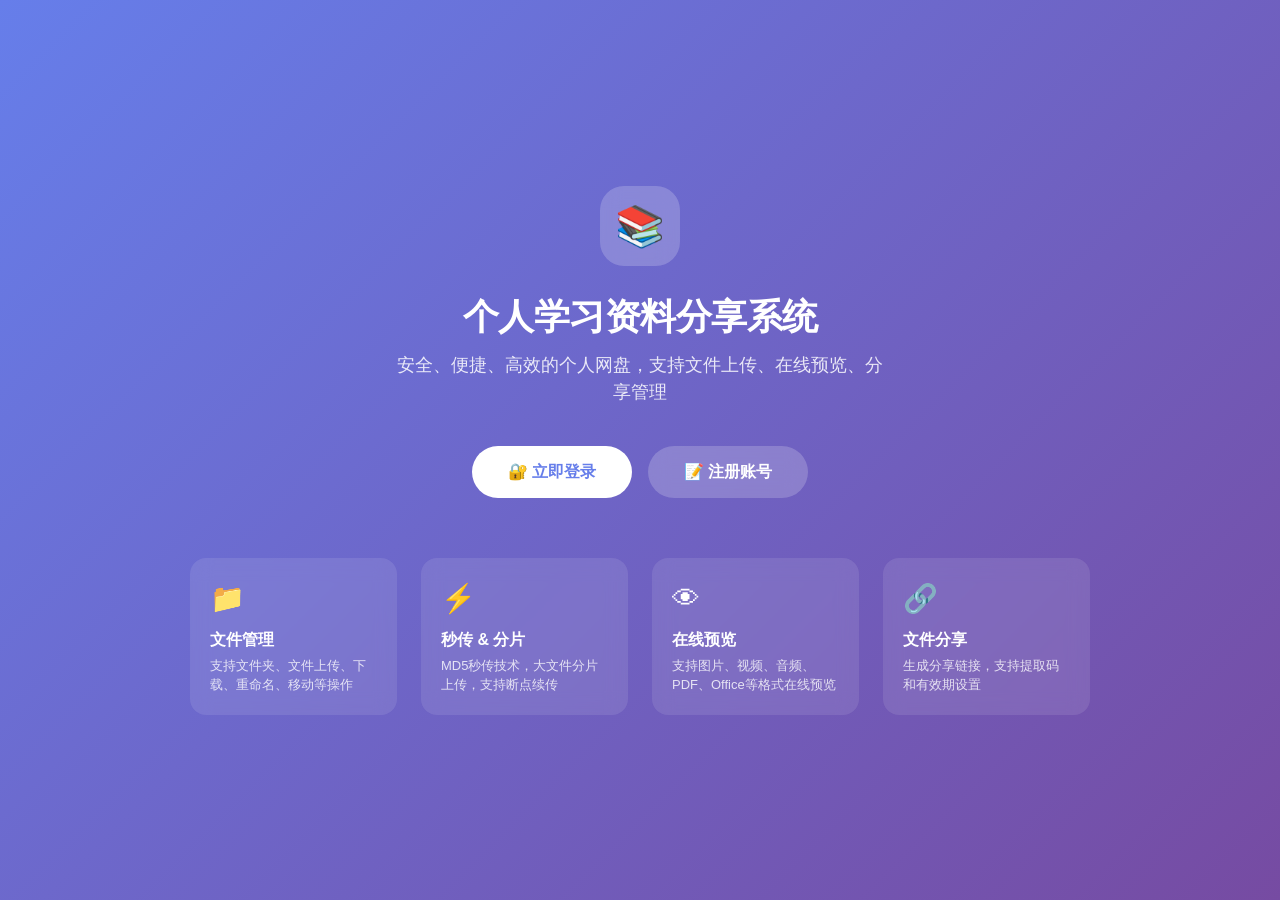
<file: src/main/webapp/index.html>
<!DOCTYPE html>
<html lang="zh-CN">
<head>
    <meta charset="UTF-8">
    <meta name="viewport" content="width=device-width, initial-scale=1.0">
    <title>个人学习资料分享系统</title>
    <link rel="stylesheet" href="css/style.css">
    <style>
        .landing {
            min-height: 100vh;
            display: flex;
            flex-direction: column;
            align-items: center;
            justify-content: center;
            background: linear-gradient(135deg, #667eea 0%, #764ba2 100%);
            color: white;
            text-align: center;
            padding: 40px 20px;
        }
        .landing .logo-icon {
            width: 80px;
            height: 80px;
            background: rgba(255,255,255,0.2);
            border-radius: 24px;
            display: flex;
            align-items: center;
            justify-content: center;
            font-size: 40px;
            margin-bottom: 24px;
            backdrop-filter: blur(10px);
        }
        .landing h1 {
            font-size: 36px;
            font-weight: 700;
            margin-bottom: 8px;
            letter-spacing: -0.5px;
        }
        .landing .subtitle {
            font-size: 18px;
            opacity: 0.85;
            margin-bottom: 40px;
            max-width: 500px;
        }
        .landing .btn-group {
            display: flex;
            gap: 16px;
            flex-wrap: wrap;
            justify-content: center;
        }
        .landing .btn-landing {
            padding: 14px 36px;
            border-radius: 50px;
            font-size: 16px;
            font-weight: 600;
            border: none;
            cursor: pointer;
            transition: all 0.3s ease;
            text-decoration: none;
            display: inline-flex;
            align-items: center;
            gap: 8px;
        }
        .btn-landing-primary {
            background: white;
            color: #667eea;
        }
        .btn-landing-primary:hover {
            transform: translateY(-2px);
            box-shadow: 0 8px 24px rgba(0,0,0,0.2);
        }
        .btn-landing-secondary {
            background: rgba(255,255,255,0.2);
            color: white;
            backdrop-filter: blur(10px);
        }
        .btn-landing-secondary:hover {
            background: rgba(255,255,255,0.3);
            transform: translateY(-2px);
        }
        .features {
            display: grid;
            grid-template-columns: repeat(auto-fit, minmax(200px, 1fr));
            gap: 24px;
            max-width: 900px;
            margin-top: 60px;
        }
        .feature-item {
            padding: 20px;
            background: rgba(255,255,255,0.1);
            border-radius: 16px;
            backdrop-filter: blur(10px);
            text-align: left;
        }
        .feature-item .feature-icon { font-size: 28px; margin-bottom: 8px; }
        .feature-item h3 { font-size: 16px; margin-bottom: 4px; }
        .feature-item p { font-size: 13px; opacity: 0.8; line-height: 1.5; }
    </style>
</head>
<body>
    <div class="landing">
        <div class="logo-icon">📚</div>
        <h1>个人学习资料分享系统</h1>
        <p class="subtitle">安全、便捷、高效的个人网盘，支持文件上传、在线预览、分享管理</p>

        <div class="btn-group">
            <a href="pages/login.html" class="btn-landing btn-landing-primary">🔐 立即登录</a>
            <a href="pages/register.html" class="btn-landing btn-landing-secondary">📝 注册账号</a>
        </div>

        <div class="features">
            <div class="feature-item">
                <div class="feature-icon">📁</div>
                <h3>文件管理</h3>
                <p>支持文件夹、文件上传、下载、重命名、移动等操作</p>
            </div>
            <div class="feature-item">
                <div class="feature-icon">⚡</div>
                <h3>秒传 & 分片</h3>
                <p>MD5秒传技术，大文件分片上传，支持断点续传</p>
            </div>
            <div class="feature-item">
                <div class="feature-icon">👁</div>
                <h3>在线预览</h3>
                <p>支持图片、视频、音频、PDF、Office等格式在线预览</p>
            </div>
            <div class="feature-item">
                <div class="feature-icon">🔗</div>
                <h3>文件分享</h3>
                <p>生成分享链接，支持提取码和有效期设置</p>
            </div>
        </div>
    </div>
</body>
</html>
</file>
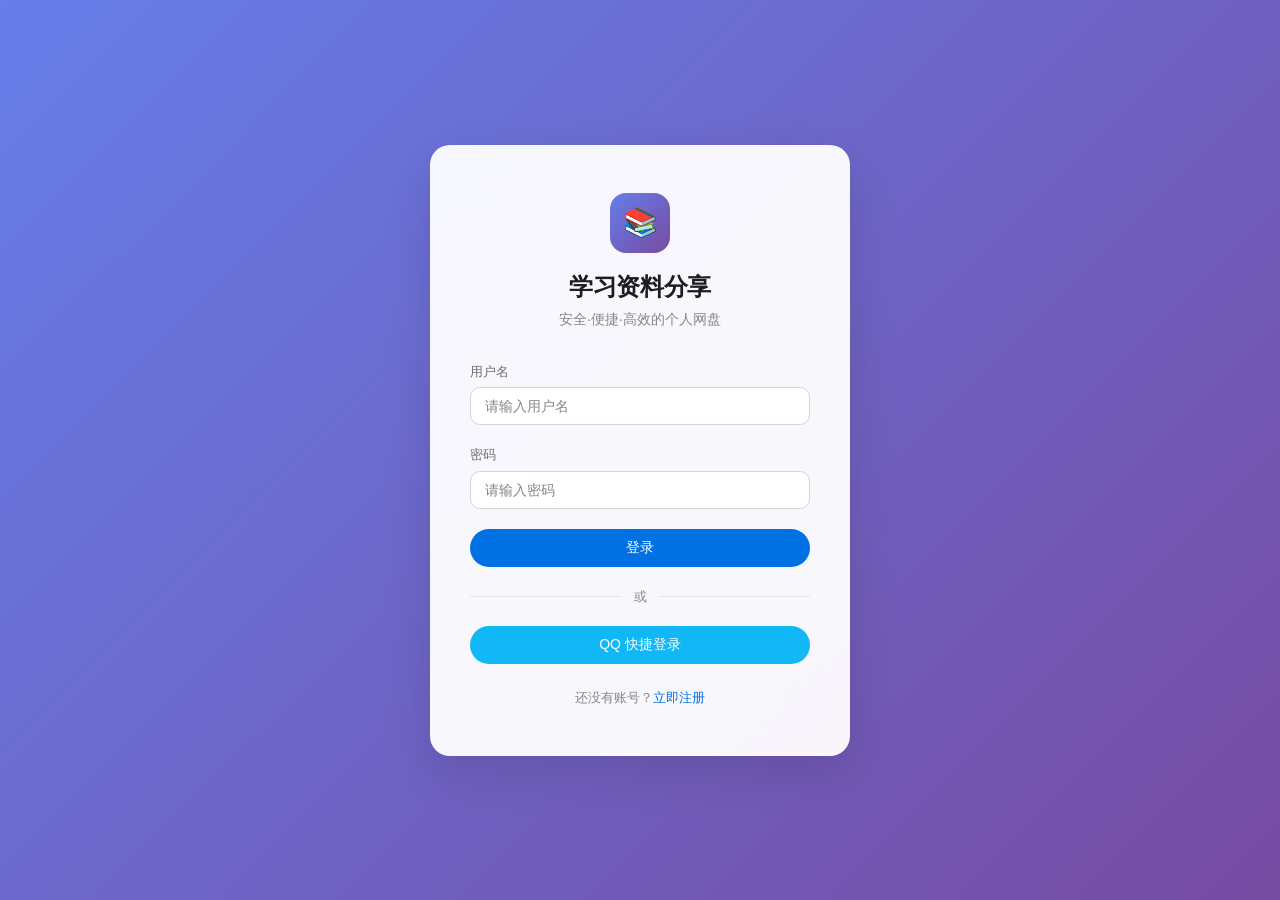
<file: src/main/webapp/pages/login.html>
<!DOCTYPE html>
<html lang="zh-CN">
<head>
    <meta charset="UTF-8">
    <meta name="viewport" content="width=device-width, initial-scale=1.0">
    <title>登录 - 个人学习资料分享系统</title>
    <link rel="stylesheet" href="../css/style.css">
    <style>
        .auth-footer { text-align: center; margin-top: 24px; font-size: 13px; color: var(--text-tertiary); }
        .auth-footer a { color: var(--text-link); }
        .divider-text {
            display: flex; align-items: center; gap: 12px;
            color: var(--text-tertiary); font-size: 13px; margin: 20px 0;
        }
        .divider-text::before, .divider-text::after {
            content: ''; flex: 1; height: 1px; background: var(--border-lighter);
        }
        .btn-full { width: 100%; justify-content: center; padding: 10px 24px; font-size: 14px; }
        .btn-qq { background: #12B7F5; color: white; }
        .btn-qq:hover { background: #0ea5e0; }
    </style>
</head>
<body>
    <div class="auth-container">
        <div class="auth-card">
            <div class="logo">
                <div class="logo-icon">📚</div>
                <h1>学习资料分享</h1>
                <p>安全·便捷·高效的个人网盘</p>
            </div>

            <form id="loginForm" onsubmit="handleLogin(event)">
                <div class="form-group">
                    <label class="form-label">用户名</label>
                    <input type="text" class="form-input" id="username"
                           placeholder="请输入用户名" required autocomplete="username">
                </div>
                <div class="form-group">
                    <label class="form-label">密码</label>
                    <input type="password" class="form-input" id="password"
                           placeholder="请输入密码" required autocomplete="current-password">
                </div>

                <p id="loginError" class="form-error" style="display:none; margin-bottom:12px;"></p>

                <button type="submit" class="btn btn-primary btn-full" id="loginBtn">
                    登录
                </button>
            </form>

            <div class="divider-text">或</div>

            <button class="btn btn-full btn-qq" onclick="handleQQLogin()">
                QQ 快捷登录
            </button>

            <p class="auth-footer">
                还没有账号？<a href="register.html">立即注册</a>
            </p>
        </div>
    </div>

    <script src="../js/api.js"></script>
    <script>
        async function handleLogin(e) {
            e.preventDefault();
            const btn = document.getElementById('loginBtn');
            const errorEl = document.getElementById('loginError');
            btn.disabled = true;
            btn.textContent = '登录中...';
            errorEl.style.display = 'none';

            try {
                const result = await API.user.login({
                    username: document.getElementById('username').value.trim(),
                    password: document.getElementById('password').value,
                    type: 'password'
                });
                if (result.code === 200) {
                    Toast.success('登录成功');
                    setTimeout(() => {
                        window.location.href = result.data && result.data.role === 1
                            ? 'admin.html' : 'main.html';
                    }, 500);
                } else {
                    errorEl.textContent = result.message || '登录失败';
                    errorEl.style.display = 'block';
                }
            } catch (err) {
                errorEl.textContent = err.message || '登录失败，请检查网络连接';
                errorEl.style.display = 'block';
            } finally {
                btn.disabled = false;
                btn.textContent = '登录';
            }
        }

        async function handleQQLogin() {
            try {
                const result = await API.user.getQQLoginUrl();
                if (result.code === 200 && result.data) {
                    // QQ模拟登录
                    Toast.info('正在跳转QQ授权...');
                    setTimeout(() => {
                        // 模拟QQ登录回调
                        fetch('/ShareSystem/api/user/qq/callback?code=mock_code_' + Date.now())
                            .then(() => {
                                window.location.href = 'main.html';
                            });
                    }, 1000);
                }
            } catch (err) {
                Toast.error('QQ登录功能暂不可用');
            }
        }
    </script>
</body>
</html>
</file>
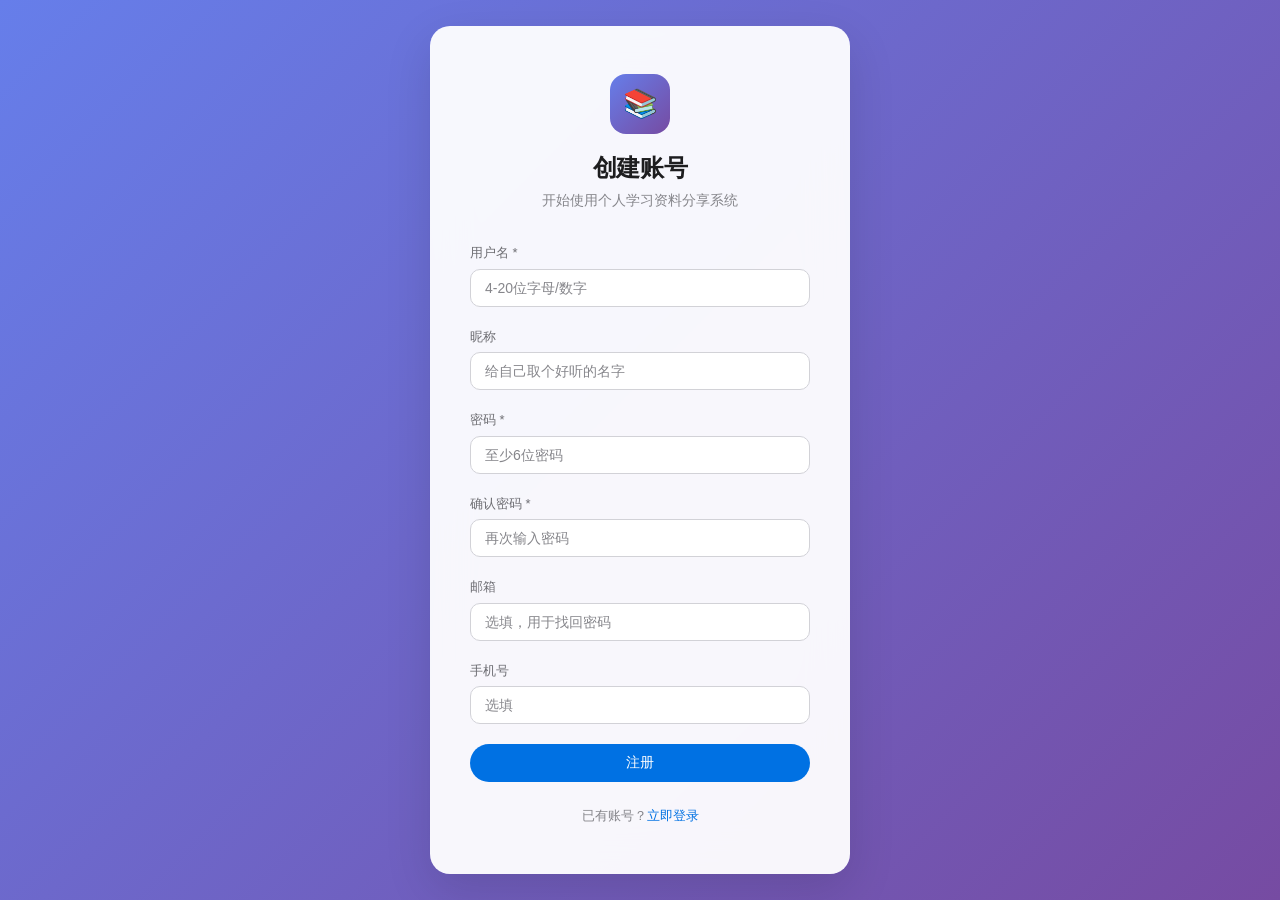
<file: src/main/webapp/pages/register.html>
<!DOCTYPE html>
<html lang="zh-CN">
<head>
    <meta charset="UTF-8">
    <meta name="viewport" content="width=device-width, initial-scale=1.0">
    <title>注册 - 个人学习资料分享系统</title>
    <link rel="stylesheet" href="../css/style.css">
    <style>
        .btn-full { width: 100%; justify-content: center; padding: 10px 24px; font-size: 14px; }
        .auth-footer { text-align: center; margin-top: 24px; font-size: 13px; color: var(--text-tertiary); }
        .auth-footer a { color: var(--text-link); }
    </style>
</head>
<body>
    <div class="auth-container">
        <div class="auth-card">
            <div class="logo">
                <div class="logo-icon">📚</div>
                <h1>创建账号</h1>
                <p>开始使用个人学习资料分享系统</p>
            </div>

            <form id="registerForm" onsubmit="handleRegister(event)">
                <div class="form-group">
                    <label class="form-label">用户名 *</label>
                    <input type="text" class="form-input" id="username"
                           placeholder="4-20位字母/数字" required minlength="4" maxlength="20">
                </div>
                <div class="form-group">
                    <label class="form-label">昵称</label>
                    <input type="text" class="form-input" id="nickname"
                           placeholder="给自己取个好听的名字">
                </div>
                <div class="form-group">
                    <label class="form-label">密码 *</label>
                    <input type="password" class="form-input" id="password"
                           placeholder="至少6位密码" required minlength="6">
                </div>
                <div class="form-group">
                    <label class="form-label">确认密码 *</label>
                    <input type="password" class="form-input" id="confirmPassword"
                           placeholder="再次输入密码" required minlength="6">
                </div>
                <div class="form-group">
                    <label class="form-label">邮箱</label>
                    <input type="email" class="form-input" id="email"
                           placeholder="选填，用于找回密码">
                </div>
                <div class="form-group">
                    <label class="form-label">手机号</label>
                    <input type="tel" class="form-input" id="phone"
                           placeholder="选填">
                </div>

                <p id="registerError" class="form-error" style="display:none; margin-bottom:12px;"></p>

                <button type="submit" class="btn btn-primary btn-full" id="registerBtn">
                    注册
                </button>
            </form>

            <p class="auth-footer">
                已有账号？<a href="login.html">立即登录</a>
            </p>
        </div>
    </div>

    <script src="../js/api.js"></script>
    <script>
        async function handleRegister(e) {
            e.preventDefault();
            const btn = document.getElementById('registerBtn');
            const errorEl = document.getElementById('registerError');

            const password = document.getElementById('password').value;
            const confirmPassword = document.getElementById('confirmPassword').value;
            if (password !== confirmPassword) {
                errorEl.textContent = '两次密码输入不一致';
                errorEl.style.display = 'block';
                return;
            }

            btn.disabled = true;
            btn.textContent = '注册中...';
            errorEl.style.display = 'none';

            try {
                const result = await API.user.register({
                    username: document.getElementById('username').value.trim(),
                    password: password,
                    confirmPassword: confirmPassword,
                    nickname: document.getElementById('nickname').value.trim(),
                    email: document.getElementById('email').value.trim(),
                    phone: document.getElementById('phone').value.trim()
                });
                if (result.code === 200) {
                    Toast.success('注册成功，即将跳转登录页');
                    setTimeout(() => { window.location.href = 'login.html'; }, 1000);
                } else {
                    errorEl.textContent = result.message || '注册失败';
                    errorEl.style.display = 'block';
                }
            } catch (err) {
                errorEl.textContent = err.message || '注册失败，请稍后再试';
                errorEl.style.display = 'block';
            } finally {
                btn.disabled = false;
                btn.textContent = '注册';
            }
        }
    </script>
</body>
</html>
</file>
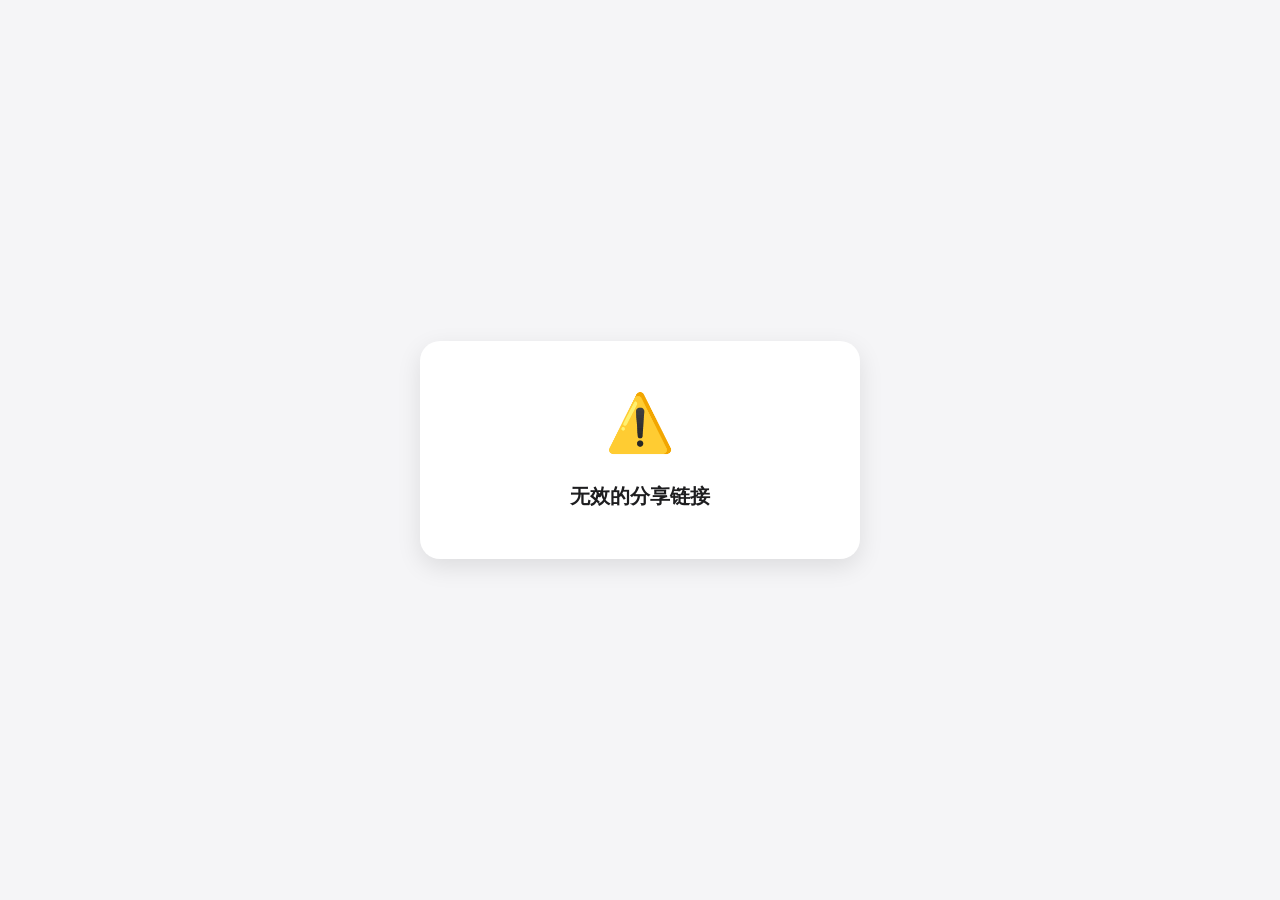
<file: src/main/webapp/pages/share.html>
<!DOCTYPE html>
<html lang="zh-CN">
<head>
    <meta charset="UTF-8">
    <meta name="viewport" content="width=device-width, initial-scale=1.0">
    <title>分享文件 - 个人学习资料分享系统</title>
    <link rel="stylesheet" href="../css/style.css">
    <style>
        .share-card .file-icon-lg { font-size: 64px; margin-bottom: 20px; }
        .share-card .file-detail { text-align: left; margin: 20px 0; }
        .share-card .file-detail .row { display: flex; justify-content: space-between; padding: 8px 0; font-size: 13px; border-bottom: 1px solid var(--border-lighter); }
        .share-card .file-detail .row .label { color: var(--text-tertiary); }
        .share-card .btn-full { width: 100%; justify-content: center; padding: 10px 24px; font-size: 14px; margin-top: 8px; }
        .pwd-input-group { display: flex; gap: 8px; }
        .pwd-input-group input { flex: 1; }
    </style>
</head>
<body>
    <div class="share-page">
        <div class="share-card" id="shareCard">
            <div class="loading-spinner" style="margin:40px auto;"></div>
        </div>
    </div>

    <script src="../js/api.js"></script>
    <script>
        const params = new URLSearchParams(window.location.search);
        const shareCode = params.get('code');

        async function loadShareInfo() {
            const card = document.getElementById('shareCard');
            if (!shareCode) {
                card.innerHTML = `<div class="share-icon">⚠️</div><h2>无效的分享链接</h2>`;
                return;
            }

            try {
                const result = await API.share.verify(shareCode);
                if (result.code !== 200) {
                    if (result.code === 1001) {
                        // 需要提取码
                        card.innerHTML = `
                            <div class="share-icon">🔒</div>
                            <h2>私密分享</h2>
                            <p class="share-meta">此文件需要提取码才能查看</p>
                            <div class="form-group">
                                <div class="pwd-input-group">
                                    <input type="text" class="form-input" id="extractCode"
                                           placeholder="请输入提取码" maxlength="10"
                                           onkeypress="if(event.key==='Enter')verifyPwd()">
                                    <button class="btn btn-primary" onclick="verifyPwd()">验证</button>
                                </div>
                                <p class="form-error" id="pwdError" style="display:none;"></p>
                            </div>
                        `;
                        return;
                    }
                    card.innerHTML = `<div class="share-icon">⚠️</div><h2>分享不存在或已过期</h2>`;
                    return;
                }

                renderFileInfo(result.data);
            } catch (e) {
                card.innerHTML = `<div class="share-icon">⚠️</div><h2>${e.message}</h2>`;
            }
        }

        async function verifyPwd() {
            const pwd = document.getElementById('extractCode').value.trim();
            const errorEl = document.getElementById('pwdError');
            if (!pwd) {
                errorEl.textContent = '请输入提取码';
                errorEl.style.display = 'block';
                return;
            }

            try {
                const result = await API.share.verify(shareCode, pwd);
                if (result.code === 200) {
                    renderFileInfo(result.data);
                } else {
                    errorEl.textContent = result.message;
                    errorEl.style.display = 'block';
                }
            } catch (e) {
                errorEl.textContent = e.message;
                errorEl.style.display = 'block';
            }
        }

        function renderFileInfo(file) {
            const card = document.getElementById('shareCard');
            const ext = (file.fileType || '').toLowerCase();
            const isFolder = file.isFolder === 1;
            const icon = isFolder ? '📁' :
                (ext.match(/jpg|jpeg|png|gif/) ? '🖼' :
                 ext.match(/mp4|avi|mov/) ? '🎬' :
                 ext.match(/mp3|wav/) ? '🎵' :
                 ext === 'pdf' ? '📕' :
                 ext.match(/doc|docx/) ? '📝' :
                 ext.match(/xls|xlsx/) ? '📊' : '📄');

            card.innerHTML = `
                <div class="file-icon-lg">${icon}</div>
                <h2>${file.fileName}</h2>
                <p class="share-meta">${isFolder ? '文件夹' : '文件'} · ${formatSize(file.fileSize)}</p>
                <div class="file-detail">
                    ${!isFolder ? `<div class="row"><span class="label">类型</span><span>${ext.toUpperCase()}</span></div>` : ''}
                    <div class="row"><span class="label">大小</span><span>${formatSize(file.fileSize)}</span></div>
                    <div class="row"><span class="label">上传时间</span><span>${formatDate(file.createTime)}</span></div>
                </div>
                ${!isFolder ? `<button class="btn btn-primary btn-full" onclick="window.open(API.share.getDownloadUrl('${shareCode}'),'_blank')">⬇ 下载文件</button>` : ''}
            `;
        }

        function formatSize(bytes) {
            if (!bytes || bytes === 0) return '0 B';
            const units = ['B', 'KB', 'MB', 'GB', 'TB'];
            const d = Math.floor(Math.log10(bytes) / Math.log10(1024));
            return (bytes / Math.pow(1024, d)).toFixed(1) + ' ' + units[d];
        }

        function formatDate(str) {
            if (!str) return '-';
            return new Date(str).toLocaleString('zh-CN');
        }

        loadShareInfo();
    </script>
</body>
</html>
</file>
<file: src/main/webapp/css/style.css>
/* ============================================
   个人学习资料分享系统 - Apple 简约风格样式
   ============================================ */

/* ---------- CSS Variables / Design Tokens ---------- */
:root {
    --bg-primary: #f5f5f7;
    --bg-secondary: #ffffff;
    --bg-tertiary: #fafafa;
    --bg-hover: #f0f0f2;
    --bg-overlay: rgba(0, 0, 0, 0.4);
    --bg-sidebar: #1d1d1f;
    --bg-sidebar-hover: #2d2d2f;

    --text-primary: #1d1d1f;
    --text-secondary: #6e6e73;
    --text-tertiary: #86868b;
    --text-inverse: #ffffff;
    --text-link: #0071e3;

    --border-light: #d2d2d7;
    --border-lighter: #e5e5ea;
    --border-focus: #0071e3;

    --accent: #0071e3;
    --accent-hover: #0077ed;
    --accent-active: #006edb;
    --danger: #ff3b30;
    --danger-hover: #ff453a;
    --success: #34c759;
    --warning: #ff9500;
    --info: #5ac8fa;

    --radius-sm: 6px;
    --radius: 10px;
    --radius-md: 12px;
    --radius-lg: 16px;
    --radius-xl: 20px;
    --radius-full: 9999px;

    --shadow-sm: 0 1px 3px rgba(0, 0, 0, 0.08);
    --shadow: 0 4px 12px rgba(0, 0, 0, 0.08);
    --shadow-md: 0 8px 24px rgba(0, 0, 0, 0.10);
    --shadow-lg: 0 16px 48px rgba(0, 0, 0, 0.12);

    --font-sans: -apple-system, BlinkMacSystemFont, "SF Pro Display",
                 "Segoe UI", "PingFang SC", "Microsoft YaHei",
                 "Helvetica Neue", Arial, sans-serif;
    --font-mono: "SF Mono", "Fira Code", "Consolas", monospace;

    --transition-fast: 0.15s cubic-bezier(0.25, 0.1, 0.25, 1);
    --transition: 0.25s cubic-bezier(0.25, 0.1, 0.25, 1);
    --transition-slow: 0.35s cubic-bezier(0.25, 0.1, 0.25, 1);

    --sidebar-width: 240px;
    --header-height: 52px;
    --content-max: 1200px;
}

/* ---------- Reset & Base ---------- */
*, *::before, *::after { box-sizing: border-box; margin: 0; padding: 0; }

html, body {
    font-family: var(--font-sans);
    font-size: 14px;
    color: var(--text-primary);
    background: var(--bg-primary);
    line-height: 1.5;
    -webkit-font-smoothing: antialiased;
    -moz-osx-font-smoothing: grayscale;
    height: 100%;
}

a { color: var(--text-link); text-decoration: none; }
a:hover { text-decoration: underline; }

ul, ol { list-style: none; }

img, video { max-width: 100%; height: auto; }

input, button, select, textarea {
    font-family: inherit;
    font-size: inherit;
    outline: none;
}

/* ---------- Scrollbar ---------- */
::-webkit-scrollbar { width: 6px; }
::-webkit-scrollbar-track { background: transparent; }
::-webkit-scrollbar-thumb { background: rgba(0, 0, 0, 0.15); border-radius: 3px; }
::-webkit-scrollbar-thumb:hover { background: rgba(0, 0, 0, 0.25); }

/* ============ Layout ============ */

/* Auth Pages (Login / Register) */
.auth-container {
    display: flex;
    align-items: center;
    justify-content: center;
    min-height: 100vh;
    background: linear-gradient(135deg, #667eea 0%, #764ba2 100%);
    padding: 20px;
}

.auth-card {
    background: rgba(255, 255, 255, 0.95);
    backdrop-filter: blur(20px);
    -webkit-backdrop-filter: blur(20px);
    border-radius: var(--radius-xl);
    padding: 48px 40px;
    width: 100%;
    max-width: 420px;
    box-shadow: var(--shadow-lg);
}

.auth-card .logo {
    text-align: center;
    margin-bottom: 32px;
}

.auth-card .logo-icon {
    width: 60px;
    height: 60px;
    background: linear-gradient(135deg, #667eea, #764ba2);
    border-radius: var(--radius-lg);
    display: flex;
    align-items: center;
    justify-content: center;
    margin: 0 auto 16px;
    font-size: 28px;
    color: white;
}

.auth-card .logo h1 {
    font-size: 24px;
    font-weight: 600;
    color: var(--text-primary);
    letter-spacing: -0.3px;
}

.auth-card .logo p {
    font-size: 14px;
    color: var(--text-tertiary);
    margin-top: 4px;
}

/* Main App Layout */
.app-container {
    display: flex;
    height: 100vh;
    overflow: hidden;
}

/* Sidebar */
.sidebar {
    width: var(--sidebar-width);
    background: var(--bg-sidebar);
    color: var(--text-inverse);
    display: flex;
    flex-direction: column;
    flex-shrink: 0;
    user-select: none;
}

.sidebar-header {
    padding: 20px 20px 16px;
    display: flex;
    align-items: center;
    gap: 12px;
}

.sidebar-header .logo-icon {
    width: 36px;
    height: 36px;
    background: linear-gradient(135deg, #667eea, #764ba2);
    border-radius: var(--radius);
    display: flex;
    align-items: center;
    justify-content: center;
    font-size: 18px;
    flex-shrink: 0;
}

.sidebar-header .app-name {
    font-size: 16px;
    font-weight: 600;
    white-space: nowrap;
}

.sidebar-nav {
    flex: 1;
    padding: 8px 12px;
    overflow-y: auto;
}

.sidebar-nav .nav-section {
    margin-bottom: 20px;
}

.sidebar-nav .nav-section-title {
    font-size: 11px;
    font-weight: 600;
    text-transform: uppercase;
    color: rgba(255, 255, 255, 0.4);
    padding: 8px 12px 6px;
    letter-spacing: 0.5px;
}

.sidebar-nav .nav-item {
    display: flex;
    align-items: center;
    gap: 10px;
    padding: 8px 12px;
    border-radius: var(--radius-sm);
    color: rgba(255, 255, 255, 0.7);
    cursor: pointer;
    transition: all var(--transition-fast);
    font-size: 13px;
    text-decoration: none;
}

.sidebar-nav .nav-item:hover {
    background: var(--bg-sidebar-hover);
    color: var(--text-inverse);
}

.sidebar-nav .nav-item.active {
    background: rgba(102, 126, 234, 0.3);
    color: var(--text-inverse);
}

.sidebar-nav .nav-item .nav-icon {
    width: 20px;
    text-align: center;
    font-size: 16px;
    flex-shrink: 0;
}

.sidebar-footer {
    padding: 12px;
    border-top: 1px solid rgba(255, 255, 255, 0.1);
}

.storage-info {
    padding: 10px 12px;
}

.storage-bar {
    height: 4px;
    background: rgba(255, 255, 255, 0.15);
    border-radius: 2px;
    margin: 8px 0;
    overflow: hidden;
}

.storage-bar-fill {
    height: 100%;
    background: linear-gradient(90deg, #667eea, #764ba2);
    border-radius: 2px;
    transition: width var(--transition);
}

.storage-text {
    font-size: 11px;
    color: rgba(255, 255, 255, 0.5);
}

/* Main Content */
.main-content {
    flex: 1;
    display: flex;
    flex-direction: column;
    overflow: hidden;
    background: var(--bg-primary);
}

/* Top Header */
.top-header {
    height: var(--header-height);
    background: var(--bg-secondary);
    border-bottom: 1px solid var(--border-lighter);
    display: flex;
    align-items: center;
    justify-content: space-between;
    padding: 0 24px;
    flex-shrink: 0;
    backdrop-filter: blur(20px);
    -webkit-backdrop-filter: blur(20px);
}

.top-header .breadcrumb {
    display: flex;
    align-items: center;
    gap: 8px;
    font-size: 14px;
}

.top-header .breadcrumb-item {
    color: var(--text-tertiary);
    cursor: pointer;
    transition: color var(--transition-fast);
}

.top-header .breadcrumb-item:hover { color: var(--text-link); }
.top-header .breadcrumb-separator { color: var(--text-tertiary); font-size: 12px; }
.top-header .breadcrumb-current { color: var(--text-primary); font-weight: 500; }

.top-header .header-actions {
    display: flex;
    align-items: center;
    gap: 12px;
}

/* User menu */
.user-menu {
    display: flex;
    align-items: center;
    gap: 8px;
    padding: 4px 12px 4px 4px;
    border-radius: var(--radius-full);
    cursor: pointer;
    transition: background var(--transition-fast);
}

.user-menu:hover { background: var(--bg-hover); }

.user-avatar {
    width: 30px;
    height: 30px;
    border-radius: 50%;
    background: linear-gradient(135deg, #667eea, #764ba2);
    display: flex;
    align-items: center;
    justify-content: center;
    color: white;
    font-size: 12px;
    font-weight: 600;
    flex-shrink: 0;
}

.user-menu .user-name {
    font-size: 13px;
    font-weight: 500;
}

/* Content Area */
.content-area {
    flex: 1;
    overflow-y: auto;
    padding: 24px;
}

/* ============ Toolbar ============ */
.toolbar {
    display: flex;
    align-items: center;
    gap: 8px;
    padding: 12px 0;
    margin-bottom: 16px;
    flex-wrap: wrap;
}

.toolbar-group {
    display: flex;
    align-items: center;
    gap: 4px;
}

.toolbar-divider {
    width: 1px;
    height: 24px;
    background: var(--border-light);
    margin: 0 8px;
}

/* Search */
.search-box {
    position: relative;
    flex: 1;
    max-width: 320px;
}

.search-box input {
    width: 100%;
    padding: 7px 12px 7px 36px;
    border: 1px solid var(--border-light);
    border-radius: var(--radius-full);
    background: var(--bg-tertiary);
    font-size: 13px;
    transition: all var(--transition-fast);
}

.search-box input:focus {
    border-color: var(--border-focus);
    background: var(--bg-secondary);
    box-shadow: 0 0 0 3px rgba(0, 113, 227, 0.1);
}

.search-box .search-icon {
    position: absolute;
    left: 12px;
    top: 50%;
    transform: translateY(-50%);
    color: var(--text-tertiary);
    font-size: 14px;
}

/* ============ Buttons ============ */
.btn {
    display: inline-flex;
    align-items: center;
    gap: 6px;
    padding: 7px 16px;
    border: none;
    border-radius: var(--radius-full);
    font-size: 13px;
    font-weight: 500;
    cursor: pointer;
    transition: all var(--transition-fast);
    white-space: nowrap;
    user-select: none;
}

.btn:disabled { opacity: 0.5; cursor: not-allowed; }

.btn-primary {
    background: var(--accent);
    color: white;
}

.btn-primary:hover:not(:disabled) { background: var(--accent-hover); }
.btn-primary:active:not(:disabled) { background: var(--accent-active); }

.btn-secondary {
    background: var(--bg-tertiary);
    color: var(--text-primary);
    border: 1px solid var(--border-light);
}

.btn-secondary:hover:not(:disabled) {
    background: var(--bg-hover);
    border-color: var(--border-light);
}

.btn-danger {
    background: var(--danger);
    color: white;
}

.btn-danger:hover:not(:disabled) { background: var(--danger-hover); }

.btn-ghost {
    background: transparent;
    color: var(--text-secondary);
}

.btn-ghost:hover:not(:disabled) {
    background: var(--bg-hover);
    color: var(--text-primary);
}

.btn-sm { padding: 4px 10px; font-size: 12px; }
.btn-lg { padding: 10px 24px; font-size: 15px; }

.btn .btn-icon { font-size: 16px; }

/* ============ File Grid / List ============ */
.file-view {
    display: grid;
    grid-template-columns: repeat(auto-fill, minmax(200px, 1fr));
    gap: 12px;
}

.file-view.list-view {
    grid-template-columns: 1fr;
}

.file-card {
    background: var(--bg-secondary);
    border-radius: var(--radius-md);
    padding: 16px;
    cursor: pointer;
    transition: all var(--transition);
    border: 1px solid transparent;
    display: flex;
    flex-direction: column;
    align-items: center;
    text-align: center;
    position: relative;
}

.file-card:hover {
    border-color: var(--border-light);
    box-shadow: var(--shadow);
    transform: translateY(-1px);
}

.file-card.selected {
    border-color: var(--accent);
    background: rgba(0, 113, 227, 0.04);
}

.file-card .file-icon {
    width: 48px;
    height: 48px;
    border-radius: var(--radius);
    display: flex;
    align-items: center;
    justify-content: center;
    font-size: 24px;
    margin-bottom: 10px;
    flex-shrink: 0;
}

.file-card .file-icon.folder-icon {
    color: #5ac8fa;
    background: rgba(90, 200, 250, 0.1);
}

.file-card .file-icon.image-icon { color: #ff9500; background: rgba(255, 149, 0, 0.1); }
.file-card .file-icon.video-icon { color: #ff3b30; background: rgba(255, 59, 48, 0.1); }
.file-card .file-icon.audio-icon { color: #af52de; background: rgba(175, 82, 222, 0.1); }
.file-card .file-icon.text-icon { color: #34c759; background: rgba(52, 199, 89, 0.1); }
.file-card .file-icon.pdf-icon { color: #ff3b30; background: rgba(255, 59, 48, 0.1); }
.file-card .file-icon.word-icon { color: #0071e3; background: rgba(0, 113, 227, 0.1); }
.file-card .file-icon.excel-icon { color: #34c759; background: rgba(52, 199, 89, 0.1); }
.file-card .file-icon.ppt-icon { color: #ff9500; background: rgba(255, 149, 0, 0.1); }
.file-card .file-icon.archive-icon { color: #8e8e93; background: rgba(142, 142, 147, 0.1); }
.file-card .file-icon.file-icon-default { color: #8e8e93; background: rgba(142, 142, 147, 0.1); }

.file-card .file-name {
    font-size: 13px;
    font-weight: 500;
    color: var(--text-primary);
    word-break: break-all;
    line-height: 1.4;
    display: -webkit-box;
    -webkit-line-clamp: 2;
    -webkit-box-orient: vertical;
    overflow: hidden;
    width: 100%;
}

.file-card .file-meta {
    font-size: 11px;
    color: var(--text-tertiary);
    margin-top: 4px;
}

.file-card .file-checkbox {
    position: absolute;
    top: 8px;
    left: 8px;
    width: 20px;
    height: 20px;
    border-radius: 50%;
    border: 2px solid var(--border-light);
    display: none;
    align-items: center;
    justify-content: center;
    background: var(--bg-secondary);
}

.file-card.select-mode .file-checkbox { display: flex; }
.file-card.selected .file-checkbox {
    background: var(--accent);
    border-color: var(--accent);
    color: white;
    font-size: 12px;
}

/* List View File Row */
.file-row {
    display: flex;
    align-items: center;
    gap: 12px;
    padding: 10px 16px;
    background: var(--bg-secondary);
    border-radius: var(--radius);
    border: 1px solid transparent;
    cursor: pointer;
    transition: all var(--transition-fast);
}

.file-row:hover {
    border-color: var(--border-light);
    box-shadow: var(--shadow-sm);
}

.file-row .row-icon {
    width: 32px;
    height: 32px;
    border-radius: var(--radius-sm);
    display: flex;
    align-items: center;
    justify-content: center;
    font-size: 18px;
    flex-shrink: 0;
}

.file-row .row-name {
    flex: 1;
    font-size: 13px;
    font-weight: 500;
    overflow: hidden;
    text-overflow: ellipsis;
    white-space: nowrap;
}

.file-row .row-size {
    width: 80px;
    text-align: right;
    font-size: 12px;
    color: var(--text-tertiary);
}

.file-row .row-date {
    width: 140px;
    text-align: right;
    font-size: 12px;
    color: var(--text-tertiary);
}

.file-row .row-actions {
    display: flex;
    gap: 4px;
    opacity: 0;
    transition: opacity var(--transition-fast);
}

.file-row:hover .row-actions { opacity: 1; }

/* ============ Empty State ============ */
.empty-state {
    display: flex;
    flex-direction: column;
    align-items: center;
    justify-content: center;
    padding: 60px 20px;
    color: var(--text-tertiary);
}

.empty-state .empty-icon {
    font-size: 64px;
    margin-bottom: 16px;
    opacity: 0.3;
}

.empty-state .empty-title {
    font-size: 18px;
    font-weight: 600;
    color: var(--text-secondary);
    margin-bottom: 8px;
}

.empty-state .empty-desc {
    font-size: 14px;
    margin-bottom: 24px;
}

/* ============ Forms ============ */
.form-group {
    margin-bottom: 20px;
}

.form-label {
    display: block;
    font-size: 13px;
    font-weight: 500;
    color: var(--text-secondary);
    margin-bottom: 6px;
}

.form-input {
    width: 100%;
    padding: 10px 14px;
    border: 1px solid var(--border-light);
    border-radius: var(--radius);
    font-size: 14px;
    color: var(--text-primary);
    background: var(--bg-secondary);
    transition: all var(--transition-fast);
}

.form-input:focus {
    border-color: var(--border-focus);
    box-shadow: 0 0 0 3px rgba(0, 113, 227, 0.1);
}

.form-input::placeholder { color: var(--text-tertiary); }

.form-error {
    font-size: 12px;
    color: var(--danger);
    margin-top: 4px;
}

.form-checkbox {
    display: flex;
    align-items: center;
    gap: 8px;
    font-size: 13px;
    color: var(--text-secondary);
    cursor: pointer;
}

/* ============ Modal ============ */
.modal-overlay {
    display: none;
    position: fixed;
    inset: 0;
    background: var(--bg-overlay);
    z-index: 1000;
    align-items: center;
    justify-content: center;
    animation: fadeIn 0.2s ease;
}

.modal-overlay.active { display: flex; }

.modal {
    background: var(--bg-secondary);
    border-radius: var(--radius-xl);
    padding: 0;
    width: 100%;
    max-width: 520px;
    max-height: 80vh;
    box-shadow: var(--shadow-lg);
    animation: modalSlideIn 0.3s cubic-bezier(0.34, 1.56, 0.64, 1);
    overflow: hidden;
}

.modal.modal-sm { max-width: 400px; }
.modal.modal-lg { max-width: 700px; }

.modal-header {
    padding: 20px 24px 0;
    display: flex;
    align-items: center;
    justify-content: space-between;
}

.modal-header h2 {
    font-size: 18px;
    font-weight: 600;
}

.modal-close {
    width: 28px;
    height: 28px;
    border-radius: 50%;
    border: none;
    background: var(--bg-tertiary);
    font-size: 16px;
    color: var(--text-tertiary);
    cursor: pointer;
    display: flex;
    align-items: center;
    justify-content: center;
    transition: all var(--transition-fast);
}

.modal-close:hover {
    background: var(--bg-hover);
    color: var(--text-primary);
}

.modal-body { padding: 20px 24px; }
.modal-footer {
    padding: 0 24px 20px;
    display: flex;
    justify-content: flex-end;
    gap: 8px;
}

/* ============ Toast / Notification ============ */
.toast-container {
    position: fixed;
    top: 20px;
    right: 20px;
    z-index: 2000;
    display: flex;
    flex-direction: column;
    gap: 8px;
}

.toast {
    display: flex;
    align-items: center;
    gap: 10px;
    padding: 12px 20px;
    background: var(--bg-secondary);
    border-radius: var(--radius-md);
    box-shadow: var(--shadow-md);
    font-size: 13px;
    animation: toastSlideIn 0.3s cubic-bezier(0.34, 1.56, 0.64, 1);
    min-width: 280px;
    max-width: 400px;
}

.toast.success { border-left: 3px solid var(--success); }
.toast.error { border-left: 3px solid var(--danger); }
.toast.warning { border-left: 3px solid var(--warning); }
.toast.info { border-left: 3px solid var(--info); }

.toast .toast-icon { font-size: 18px; flex-shrink: 0; }
.toast .toast-msg { flex: 1; }

.toast.fade-out {
    animation: toastSlideOut 0.3s ease forwards;
}

/* ============ Tabs ============ */
.tabs {
    display: flex;
    gap: 0;
    border-bottom: 1px solid var(--border-lighter);
    margin-bottom: 20px;
}

.tab-item {
    padding: 10px 20px;
    font-size: 13px;
    font-weight: 500;
    color: var(--text-tertiary);
    cursor: pointer;
    border-bottom: 2px solid transparent;
    transition: all var(--transition-fast);
    user-select: none;
}

.tab-item:hover { color: var(--text-primary); }

.tab-item.active {
    color: var(--text-link);
    border-bottom-color: var(--text-link);
}

/* ============ Table ============ */
.data-table {
    width: 100%;
    border-collapse: collapse;
}

.data-table th {
    text-align: left;
    padding: 10px 16px;
    font-size: 12px;
    font-weight: 600;
    color: var(--text-tertiary);
    text-transform: uppercase;
    letter-spacing: 0.5px;
    border-bottom: 1px solid var(--border-lighter);
}

.data-table td {
    padding: 10px 16px;
    font-size: 13px;
    border-bottom: 1px solid var(--border-lighter);
}

.data-table tbody tr { transition: background var(--transition-fast); }
.data-table tbody tr:hover { background: var(--bg-hover); }

.data-table .badge {
    display: inline-block;
    padding: 2px 8px;
    border-radius: var(--radius-full);
    font-size: 11px;
    font-weight: 600;
}

.badge-success { background: rgba(52, 199, 89, 0.15); color: var(--success); }
.badge-danger { background: rgba(255, 59, 48, 0.15); color: var(--danger); }
.badge-warning { background: rgba(255, 149, 0, 0.15); color: var(--warning); }
.badge-info { background: rgba(90, 200, 250, 0.15); color: var(--info); }

/* ============ Upload Progress ============ */
.upload-progress-bar {
    height: 4px;
    background: var(--border-lighter);
    border-radius: 2px;
    overflow: hidden;
    margin-top: 4px;
}

.upload-progress-bar .progress-fill {
    height: 100%;
    background: var(--accent);
    border-radius: 2px;
    transition: width var(--transition);
}

/* ============ File Preview ============ */
.preview-container {
    display: flex;
    align-items: center;
    justify-content: center;
    height: 100%;
    background: var(--bg-primary);
    padding: 20px;
}

.preview-content {
    max-width: 100%;
    max-height: 100%;
}

.preview-content img, .preview-content video {
    max-width: 100%;
    max-height: 80vh;
    border-radius: var(--radius-md);
    box-shadow: var(--shadow-md);
}

.preview-content audio {
    width: 400px;
}

.preview-content iframe {
    width: 100%;
    height: 80vh;
    border: none;
    border-radius: var(--radius-md);
    box-shadow: var(--shadow-md);
}

.preview-toolbar {
    display: flex;
    align-items: center;
    justify-content: space-between;
    padding: 12px 24px;
    background: var(--bg-secondary);
    border-bottom: 1px solid var(--border-lighter);
}

/* ============ Loading ============ */
.loading-spinner {
    width: 24px;
    height: 24px;
    border: 2px solid var(--border-light);
    border-top-color: var(--accent);
    border-radius: 50%;
    animation: spin 0.6s linear infinite;
}

.loading-overlay {
    position: absolute;
    inset: 0;
    background: rgba(255, 255, 255, 0.7);
    display: flex;
    align-items: center;
    justify-content: center;
    z-index: 10;
    border-radius: inherit;
}

/* ============ Share Page ============ */
.share-page {
    display: flex;
    align-items: center;
    justify-content: center;
    min-height: 100vh;
    background: var(--bg-primary);
    padding: 20px;
}

.share-card {
    background: var(--bg-secondary);
    border-radius: var(--radius-xl);
    padding: 40px;
    width: 100%;
    max-width: 440px;
    box-shadow: var(--shadow-md);
    text-align: center;
}

.share-card .share-icon {
    font-size: 56px;
    margin-bottom: 16px;
}

.share-card h2 {
    font-size: 20px;
    margin-bottom: 8px;
}

.share-card .share-meta {
    font-size: 14px;
    color: var(--text-tertiary);
    margin-bottom: 24px;
}

/* ============ Animations ============ */
@keyframes fadeIn {
    from { opacity: 0; }
    to { opacity: 1; }
}

@keyframes modalSlideIn {
    from { opacity: 0; transform: scale(0.95) translateY(10px); }
    to { opacity: 1; transform: scale(1) translateY(0); }
}

@keyframes toastSlideIn {
    from { opacity: 0; transform: translateX(100%) scale(0.95); }
    to { opacity: 1; transform: translateX(0) scale(1); }
}

@keyframes toastSlideOut {
    from { opacity: 1; transform: translateX(0) scale(1); }
    to { opacity: 0; transform: translateX(100%) scale(0.95); }
}

@keyframes spin {
    to { transform: rotate(360deg); }
}

/* ============ Responsive ============ */
@media (max-width: 768px) {
    .sidebar {
        position: fixed;
        left: -240px;
        z-index: 100;
        transition: left var(--transition);
    }

    .sidebar.open { left: 0; }

    .file-view {
        grid-template-columns: repeat(auto-fill, minmax(140px, 1fr));
    }

    .auth-card {
        padding: 32px 24px;
    }

    .top-header {
        padding: 0 16px;
    }

    .content-area {
        padding: 16px;
    }
}

/* Drag and Drop Upload Zone */
.drop-zone {
    border: 2px dashed var(--border-light);
    border-radius: var(--radius-lg);
    padding: 40px;
    text-align: center;
    transition: all var(--transition);
    cursor: pointer;
}

.drop-zone.active {
    border-color: var(--accent);
    background: rgba(0, 113, 227, 0.05);
}

.drop-zone .drop-icon {
    font-size: 48px;
    color: var(--text-tertiary);
    margin-bottom: 12px;
}

.drop-zone .drop-text {
    font-size: 15px;
    color: var(--text-secondary);
    margin-bottom: 4px;
}

.drop-zone .drop-subtext {
    font-size: 12px;
    color: var(--text-tertiary);
}

/* Context Menu */
.context-menu {
    position: fixed;
    background: var(--bg-secondary);
    border-radius: var(--radius);
    box-shadow: var(--shadow-md);
    padding: 4px;
    min-width: 180px;
    z-index: 1500;
    animation: fadeIn 0.1s ease;
}

.context-menu-item {
    display: flex;
    align-items: center;
    gap: 10px;
    padding: 8px 12px;
    font-size: 13px;
    color: var(--text-primary);
    cursor: pointer;
    border-radius: var(--radius-sm);
    transition: background var(--transition-fast);
}

.context-menu-item:hover {
    background: var(--bg-hover);
}

.context-menu-item.danger {
    color: var(--danger);
}

.context-menu-divider {
    height: 1px;
    background: var(--border-lighter);
    margin: 4px 0;
}

/* Progress modal */
.progress-list {
    display: flex;
    flex-direction: column;
    gap: 12px;
    max-height: 300px;
    overflow-y: auto;
}

.progress-item {
    display: flex;
    align-items: center;
    gap: 12px;
    padding: 8px;
    border-radius: var(--radius-sm);
    background: var(--bg-tertiary);
}

.progress-item .progress-icon {
    font-size: 24px;
    flex-shrink: 0;
}

.progress-item .progress-info {
    flex: 1;
    min-width: 0;
}

.progress-item .progress-name {
    font-size: 12px;
    font-weight: 500;
    overflow: hidden;
    text-overflow: ellipsis;
    white-space: nowrap;
}

.progress-item .progress-detail {
    font-size: 11px;
    color: var(--text-tertiary);
}

.progress-item .progress-bar-wrap {
    width: 100%;
    height: 4px;
    background: var(--border-lighter);
    border-radius: 2px;
    margin-top: 4px;
}

.progress-item .progress-fill {
    height: 100%;
    background: var(--accent);
    border-radius: 2px;
    transition: width 0.3s ease;
}
</file>
